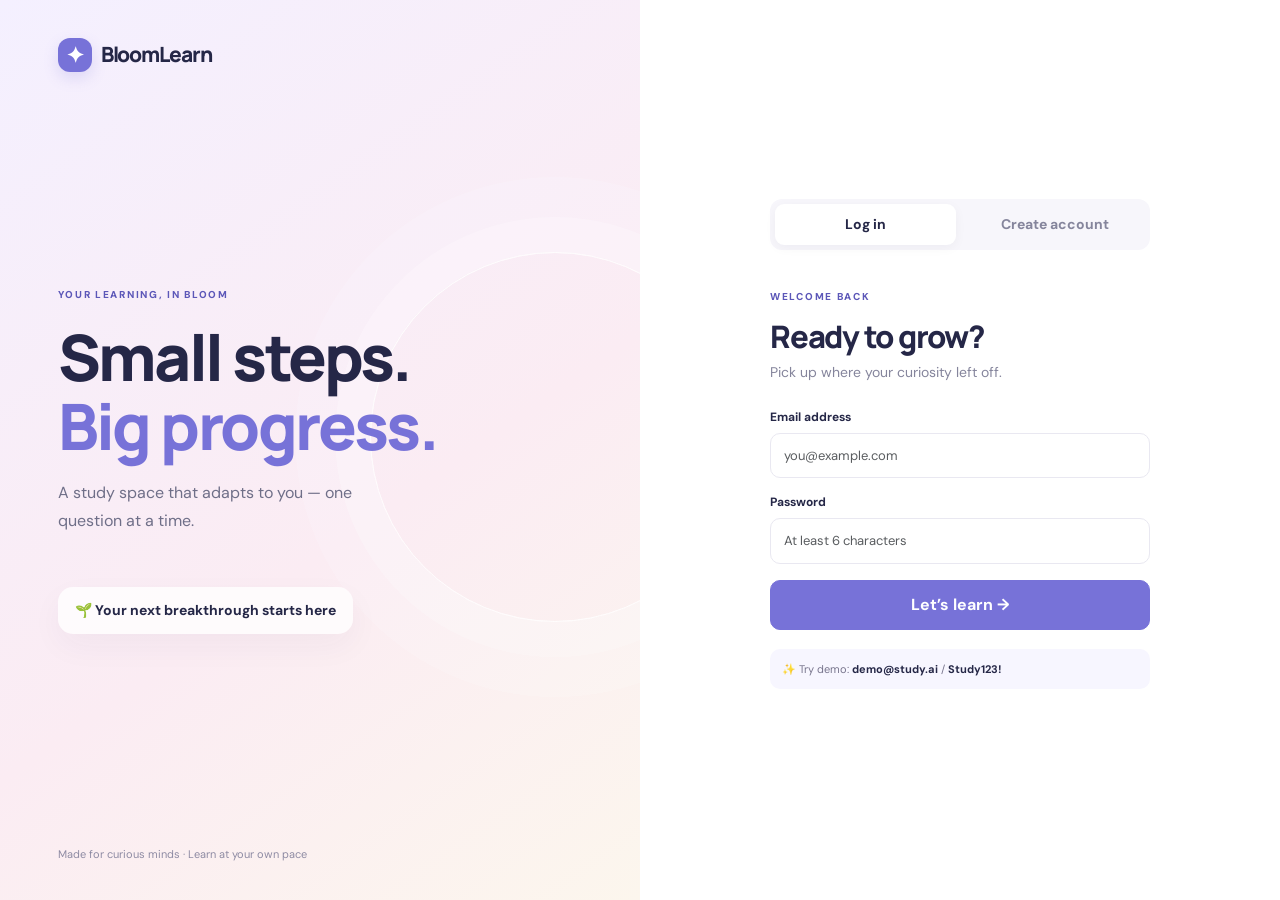
<file: frontend/index.html>
<!doctype html>
<html lang="en">
<head>
<meta charset="utf-8"><meta name="viewport" content="width=device-width,initial-scale=1">
<title>BloomLearn — Adaptive AI Study Assistant</title>
<link href="https://cdn.jsdelivr.net/npm/bootstrap@5.3.3/dist/css/bootstrap.min.css" rel="stylesheet">
<link href="https://fonts.googleapis.com/css2?family=DM+Sans:wght@400;500;600;700&family=Manrope:wght@500;600;700;800&display=swap" rel="stylesheet">
<link rel="stylesheet" href="css/styles.css">
</head>
<body>
<div id="authScreen" class="auth-wrap">
 <div class="auth-art"><div class="brand"><span class="brand-mark">✦</span> BloomLearn</div><div class="art-copy"><span class="eyebrow">YOUR LEARNING, IN BLOOM</span><h1>Small steps.<br><em>Big progress.</em></h1><p>A study space that adapts to you — one question at a time.</p><div class="floating-note">🌱 Your next breakthrough starts here</div></div><div class="art-footer">Made for curious minds · Learn at your own pace</div></div>
 <div class="auth-panel"><div class="auth-box"><div class="mobile-brand brand"><span class="brand-mark">✦</span> BloomLearn</div><div class="auth-tabs"><button class="auth-tab active" data-auth="login">Log in</button><button class="auth-tab" data-auth="register">Create account</button></div>
 <section id="loginForm"><span class="eyebrow">WELCOME BACK</span><h2>Ready to grow?</h2><p class="muted">Pick up where your curiosity left off.</p><form id="loginFormEl"><label>Email address</label><input class="form-control" type="email" id="loginEmail" required placeholder="you@example.com"><label>Password</label><input class="form-control" type="password" id="loginPassword" required placeholder="At least 6 characters"><button class="btn btn-primary w-100 mt-3">Let’s learn <span>→</span></button></form><div class="demo-hint">✨ Try demo: <b>demo@study.ai</b> / <b>Study123!</b></div></section>
 <section id="registerForm" class="d-none"><span class="eyebrow">A FRESH START</span><h2>Create your space</h2><p class="muted">Your personal learning journey begins here.</p><form id="registerFormEl"><label>Full name</label><input class="form-control" id="regName" required placeholder="Your name"><label>Email address</label><input class="form-control" type="email" id="regEmail" required placeholder="you@example.com"><label>Password</label><input class="form-control" type="password" id="regPassword" minlength="6" required placeholder="At least 6 characters"><div class="row"><div class="col-7"><label>Department</label><input class="form-control" id="regDepartment" placeholder="Computer Science"></div><div class="col-5"><label>Semester</label><select class="form-select" id="regSemester"><option value="2">2</option><option value="1">1</option><option value="3">3</option><option value="4">4</option><option value="5">5</option><option value="6">6</option><option value="7">7</option><option value="8">8</option></select></div></div><label>Learning preference</label><select class="form-select" id="regPreference"><option>Visual</option><option>Reading</option><option>Practice</option><option>Mixed</option></select><button class="btn btn-primary w-100 mt-3">Create my account →</button></form></section><div id="authMessage" class="message"></div></div></div>
</div>
<div id="appScreen" class="app-shell d-none">
 <aside class="sidebar"><a class="brand" href="#dashboard"><span class="brand-mark">✦</span> BloomLearn</a><div class="side-label">YOUR SPACE</div><nav><a href="#dashboard" data-view="dashboard" class="nav-link active"><span>⌂</span> Overview</a><a href="#subjects" data-view="subjects" class="nav-link"><span>▤</span> Explore subjects</a><a href="#recommendations" data-view="recommendations" class="nav-link"><span>✧</span> For you</a><a href="#progress" data-view="progress" class="nav-link"><span>↗</span> My progress</a><a href="#profile" data-view="profile" class="nav-link"><span>☺</span> My profile</a></nav><div class="sidebar-bottom"><div class="side-quote">“Every expert was once a beginner.”<span>Keep showing up 🌷</span></div><button id="logoutBtn" class="logout">↪ &nbsp; Log out</button></div></aside>
 <main class="main-area"><header class="topbar"><div><span class="mobile-greeting">YOUR LEARNING SPACE</span><h6 id="pageKicker">YOUR LEARNING SPACE</h6></div><div class="top-user"><div class="top-avatar" id="topAvatar">S</div><div><b id="topName">Student</b><small>Curious learner ✨</small></div></div></header><div class="content-area" id="viewRoot"></div><footer>BloomLearn <span>·</span> Grow at your own pace 🌱</footer></main>
</div>
<div class="toast-container position-fixed top-0 end-0 p-3" id="toastArea"></div>
<script src="js/app.js"></script>
</body></html>
</file>
<file: frontend/css/styles.css>
:root{--ink:#252747;--muted:#85859c;--purple:#7772d8;--purple-dark:#5c57b8;--lav:#f0efff;--pink:#f8e8f0;--cream:#fcf8f1;--line:#eeedf4;--green:#3b9879;--navy:#272946}*{box-sizing:border-box}body{margin:0;background:#faf9fd;color:var(--ink);font-family:'DM Sans',sans-serif;font-size:14px}h1,h2,h3,h4,h5,h6{font-family:Manrope,sans-serif;font-weight:800;letter-spacing:-.04em}a{text-decoration:none;color:inherit}.d-none{display:none!important}.brand{font-family:Manrope,sans-serif;font-size:21px;font-weight:800;letter-spacing:-.05em;display:flex;align-items:center;gap:9px;color:var(--ink)}.brand-mark{display:inline-grid;place-items:center;width:34px;height:34px;border-radius:12px;background:var(--purple);color:white;font-size:22px;box-shadow:0 6px 15px #7772d833}.auth-wrap{min-height:100vh;display:grid;grid-template-columns:1fr 1fr;background:white}.auth-art{padding:38px 9%;background:linear-gradient(145deg,#f4f0ff 0%,#fbecf3 58%,#fcf6ed 100%);display:flex;flex-direction:column;position:relative;overflow:hidden}.auth-art:before,.auth-art:after{content:"";position:absolute;border-radius:50%;border:1px solid #fff9;width:370px;height:370px;right:-100px;top:28%;box-shadow:0 0 0 35px #ffffff19,0 0 0 75px #ffffff12}.art-copy{position:relative;z-index:1;margin:auto 0;max-width:460px}.eyebrow{font-size:10px;font-weight:800;letter-spacing:.17em;color:var(--purple-dark)}.art-copy h1{font-size:clamp(42px,5vw,68px);line-height:1.08;margin:18px 0}.art-copy h1 em{font-style:normal;color:var(--purple)}.art-copy p{color:#6f6f88;font-size:16px;max-width:330px;line-height:1.8}.floating-note{display:inline-block;background:#ffffffc9;padding:13px 17px;border-radius:15px;margin-top:35px;box-shadow:0 12px 32px #3830570b;font-weight:700}.art-footer{color:#8e8ba3;font-size:11px}.auth-panel{display:grid;place-items:center;padding:38px 24px}.auth-box{width:min(100%,380px)}.auth-tabs{display:flex;gap:8px;background:#f7f6fb;padding:5px;border-radius:12px;margin-bottom:35px}.auth-tab{border:0;background:transparent;color:var(--muted);border-radius:9px;padding:10px;flex:1;font-weight:700}.auth-tab.active{background:white;color:var(--ink);box-shadow:0 3px 12px #2222380b}.auth-box h2{font-size:31px;margin:12px 0 7px}.muted{color:var(--muted);margin-bottom:25px}.auth-box label{display:block;font-size:12px;font-weight:700;margin:15px 0 7px}.form-control,.form-select{border:1px solid #e9e8f1;border-radius:10px;padding:12px 13px;font-size:13px;box-shadow:none!important;background-color:#fff}.form-control:focus,.form-select:focus{border-color:#a9a5ed}.btn-primary{background:var(--purple);border-color:var(--purple);border-radius:10px;padding:12px;font-weight:700}.btn-primary:hover{background:var(--purple-dark);border-color:var(--purple-dark)}.demo-hint{margin-top:19px;background:#f7f6ff;color:#78758d;padding:12px;border-radius:10px;font-size:11px}.demo-hint b{color:var(--ink)}.message{font-size:12px;margin-top:12px;color:#c34b6c}.mobile-brand{display:none}.app-shell{min-height:100vh}.sidebar{width:240px;background:white;border-right:1px solid var(--line);position:fixed;inset:0 auto 0 0;padding:28px 18px;display:flex;flex-direction:column;z-index:5}.sidebar .brand{padding:0 8px 38px}.side-label{font-size:9px;letter-spacing:.16em;font-weight:800;color:#aaa9bd;padding:0 12px 12px}.sidebar nav{display:grid;gap:6px}.sidebar .nav-link{padding:12px;border-radius:11px;color:#88879e;font-weight:600;display:flex;align-items:center;gap:12px}.nav-link span{font-size:18px;width:20px;text-align:center}.sidebar .nav-link.active,.sidebar .nav-link:hover{background:var(--lav);color:var(--purple-dark)}.sidebar-bottom{margin-top:auto}.side-quote{background:var(--cream);border-radius:14px;padding:16px;font-size:12px;line-height:1.6;color:#77748b}.side-quote span{display:block;margin-top:8px;color:#b17d9a;font-size:11px}.logout{border:0;background:transparent;color:#9a98ad;padding:15px 12px 0;font-size:12px}.main-area{margin-left:240px;min-height:100vh;display:flex;flex-direction:column}.topbar{height:82px;background:#fff;border-bottom:1px solid var(--line);display:flex;align-items:center;justify-content:space-between;padding:0 38px}.topbar h6{font-size:10px;letter-spacing:.13em;margin:0;color:#a1a0b4}.top-user{display:flex;align-items:center;gap:10px}.top-avatar{height:37px;width:37px;display:grid;place-items:center;background:var(--pink);color:#a05d85;border-radius:13px;font-weight:800}.top-user b,.top-user small{display:block}.top-user b{font-size:12px}.top-user small{font-size:10px;color:#a09fb1;margin-top:3px}.content-area{padding:32px 38px;max-width:1500px;width:100%;margin:0 auto;flex:1}.page-heading{display:flex;justify-content:space-between;align-items:flex-start;gap:15px;margin-bottom:25px}.page-heading h1{font-size:29px;margin:5px 0 8px}.page-heading p{color:var(--muted);margin:0}.soft-label{font-size:10px;color:var(--purple-dark);font-weight:800;letter-spacing:.13em}.hero-card{background:linear-gradient(110deg,#eae8ff,#f4eaf5 70%,#f9edf2);border-radius:20px;padding:27px 30px;display:flex;align-items:center;justify-content:space-between;gap:20px;overflow:hidden;margin-bottom:23px}.hero-card h2{font-size:25px;margin:10px 0}.hero-card p{color:#76748f;margin:0;max-width:500px;line-height:1.7}.hero-emoji{font-size:67px;padding:0 15px}.stat-grid{display:grid;grid-template-columns:repeat(4,minmax(0,1fr));gap:14px;margin-bottom:25px}.stat-card,.panel,.subject-card,.recommend-card{background:#fff;border:1px solid var(--line);border-radius:16px;padding:19px}.stat-top{display:flex;justify-content:space-between;align-items:center;color:#9291a7;font-size:11px}.stat-icon{height:32px;width:32px;border-radius:11px;display:grid;place-items:center;background:var(--lav);color:var(--purple);font-size:16px}.stat-number{font:800 27px Manrope,sans-serif;letter-spacing:-.05em;margin:14px 0 5px}.stat-foot{font-size:10px;color:#a3a2b5}.section-title{display:flex;justify-content:space-between;align-items:center;margin:0 0 15px}.section-title h3{font-size:16px;margin:0}.text-link{border:0;background:transparent;color:var(--purple-dark);font-size:11px;font-weight:700}.two-col{display:grid;grid-template-columns:1.2fr .8fr;gap:17px}.panel{padding:22px;margin-bottom:18px}.panel-heading{display:flex;align-items:center;justify-content:space-between;margin-bottom:18px}.panel-heading h3{font-size:15px;margin:0}.panel-heading p{font-size:11px;color:var(--muted);margin:5px 0 0}.topic-row{display:flex;gap:12px;align-items:center;padding:12px 0;border-bottom:1px solid #f2f1f7}.topic-row:last-child{border-bottom:0}.topic-symbol{height:39px;width:39px;border-radius:12px;display:grid;place-items:center;background:var(--cream);font-size:18px}.topic-main{flex:1;min-width:0}.topic-main b{font-size:12px;display:block}.topic-main small{font-size:10px;color:var(--muted)}.progress{height:6px;background:#f0eff7;border-radius:10px;overflow:hidden}.progress-bar{background:var(--purple);border-radius:10px}.pill{border-radius:30px;padding:5px 9px;font-size:9px;font-weight:800;display:inline-block;background:#f0efff;color:#716cc4}.pill.high{background:#fce9ee;color:#c16480}.pill.medium{background:#fff2df;color:#b17c37}.pill.low{background:#e5f6ef;color:#36866d}.subject-grid{display:grid;grid-template-columns:repeat(2,minmax(0,1fr));gap:16px}.subject-card{padding:22px;transition:.2s;cursor:pointer}.subject-card:hover{transform:translateY(-3px);box-shadow:0 12px 35px #30284c0a;border-color:#d9d6fa}.subject-icon{height:47px;width:47px;display:grid;place-items:center;border-radius:15px;background:var(--lav);font-size:23px;margin-bottom:17px}.subject-card h3{font-size:17px;margin-bottom:8px}.subject-card p{font-size:12px;color:var(--muted);line-height:1.6;min-height:40px}.subject-card .card-bottom{border-top:1px solid var(--line);padding-top:14px;margin-top:14px;display:flex;justify-content:space-between;color:var(--purple-dark);font-weight:700;font-size:11px}.topic-list{display:grid;grid-template-columns:repeat(2,minmax(0,1fr));gap:12px}.topic-select{border:1px solid var(--line);background:white;border-radius:14px;padding:17px;text-align:left;cursor:pointer}.topic-select:hover{border-color:#b7b2f0;background:#fbfaff}.topic-select b{display:block;margin-bottom:6px}.topic-select small{color:var(--muted)}.quiz-wrap{max-width:800px;margin:0 auto}.quiz-top{display:flex;align-items:center;justify-content:space-between;margin-bottom:18px}.quiz-card{background:#fff;border:1px solid var(--line);border-radius:20px;padding:clamp(22px,4vw,38px)}.quiz-card h2{font-size:23px;line-height:1.45;margin:24px 0}.answer-option{display:flex;align-items:center;gap:12px;padding:15px;border:1px solid var(--line);border-radius:12px;margin:10px 0;cursor:pointer;transition:.15s}.answer-option:hover{border-color:#bbb6f0;background:#fbfaff}.answer-option.selected{border-color:var(--purple);background:#f4f3ff}.option-letter{height:29px;width:29px;display:grid;place-items:center;border-radius:9px;background:#f3f2f8;color:#7d7b96;font-weight:800}.answer-option.selected .option-letter{background:var(--purple);color:white}.quiz-actions{display:flex;justify-content:space-between;margin-top:25px}.result-score{height:125px;width:125px;border-radius:50%;border:9px solid #e5e3ff;display:grid;place-items:center;margin:12px auto 22px;text-align:center}.result-score b{font:800 27px Manrope}.result-score small{display:block;color:var(--muted);font-size:10px}.review-item{padding:15px;border-radius:12px;background:#faf9fd;margin:10px 0;font-size:12px}.review-item.correct{border-left:3px solid #62b99c}.review-item.wrong{border-left:3px solid #dc8da3}.review-item p{margin:7px 0 0;color:var(--muted)}.empty-state{text-align:center;padding:35px 20px;color:var(--muted)}.empty-state .empty-icon{font-size:35px;margin-bottom:10px}.profile-grid{display:grid;grid-template-columns:260px 1fr;gap:18px}.profile-card{text-align:center}.profile-avatar{height:78px;width:78px;display:grid;place-items:center;border-radius:25px;background:var(--pink);font-size:29px;color:#9c5b81;margin:8px auto 15px}.profile-card h3{font-size:18px}.profile-card p{color:var(--muted);font-size:12px}.table{font-size:12px;vertical-align:middle}.table th{font-size:10px;color:#9695a9;font-weight:700;border-bottom-color:var(--line)}footer{text-align:center;color:#aaa9ba;font-size:10px;padding:18px;border-top:1px solid var(--line)}footer span{padding:0 5px}.mobile-greeting{display:none}@media(max-width:1100px){.sidebar{width:205px}.main-area{margin-left:205px}.content-area{padding:27px 24px}.topbar{padding:0 24px}.stat-grid{grid-template-columns:repeat(2,minmax(0,1fr))}}@media(max-width:760px){.auth-wrap{grid-template-columns:1fr}.auth-art{display:none}.mobile-brand{display:flex;margin-bottom:25px}.auth-panel{align-items:start;padding-top:35px}.sidebar{width:100%;height:67px;inset:auto 0 0;padding:6px 7px;border-top:1px solid var(--line);border-right:0;flex-direction:row;align-items:center;justify-content:center}.sidebar .brand,.side-label,.sidebar-bottom{display:none}.sidebar nav{display:flex;justify-content:space-around;width:100%;gap:2px}.sidebar .nav-link{font-size:9px;padding:7px 4px;display:flex;flex-direction:column;gap:2px;flex:1}.nav-link span{font-size:17px}.main-area{margin-left:0;padding-bottom:66px}.topbar{height:68px;padding:0 17px}.topbar h6{display:none}.mobile-greeting{display:block;font-size:10px;letter-spacing:.1em;color:#9997ad;font-weight:800}.top-user small{display:none}.content-area{padding:22px 15px}.page-heading h1{font-size:24px}.hero-card{padding:22px}.hero-emoji{font-size:42px;padding:0}.hero-card h2{font-size:20px}.hero-card p{font-size:12px}.stat-grid{gap:9px}.stat-card{padding:14px}.stat-number{font-size:23px}.two-col,.subject-grid,.topic-list,.profile-grid{grid-template-columns:1fr}.panel{padding:17px}.page-heading{align-items:center}.page-heading .btn{font-size:11px}.profile-card{text-align:center}}@media(min-width:761px){.mobile-greeting{display:none}}
</file>
